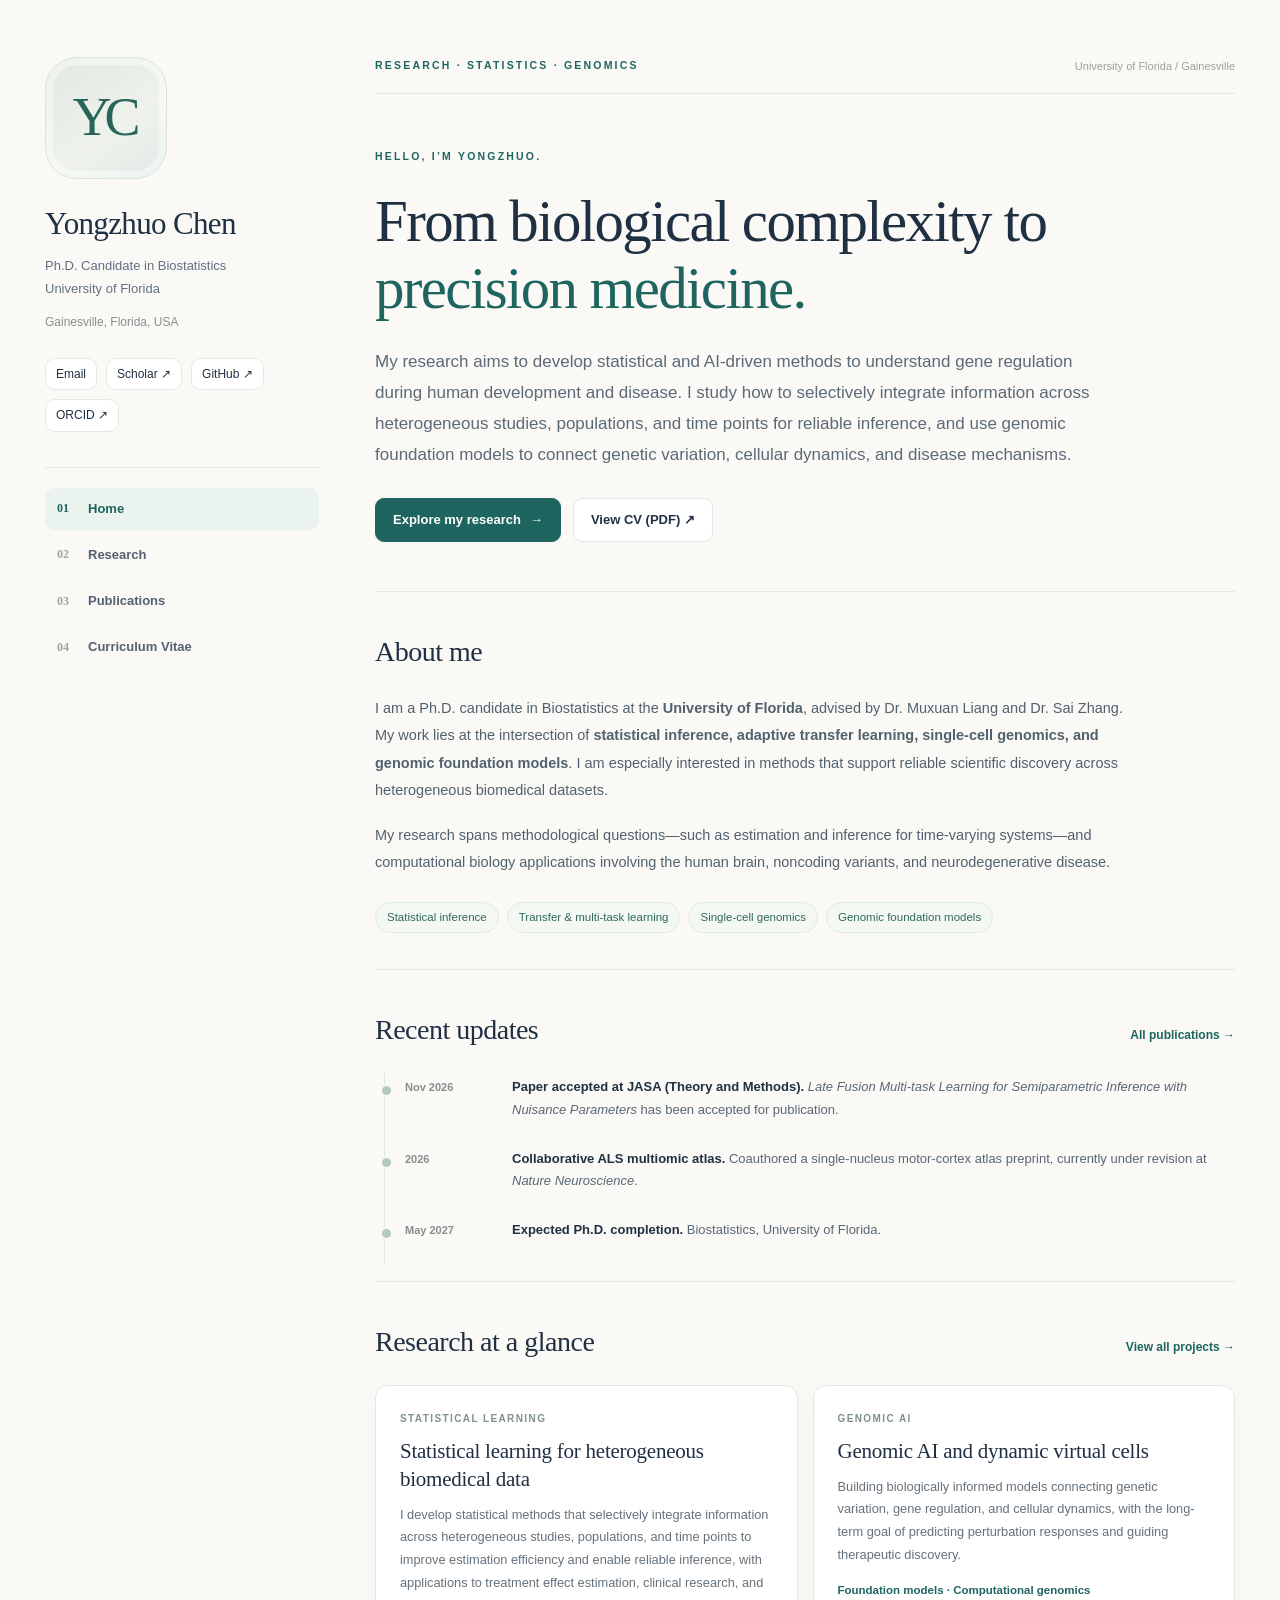
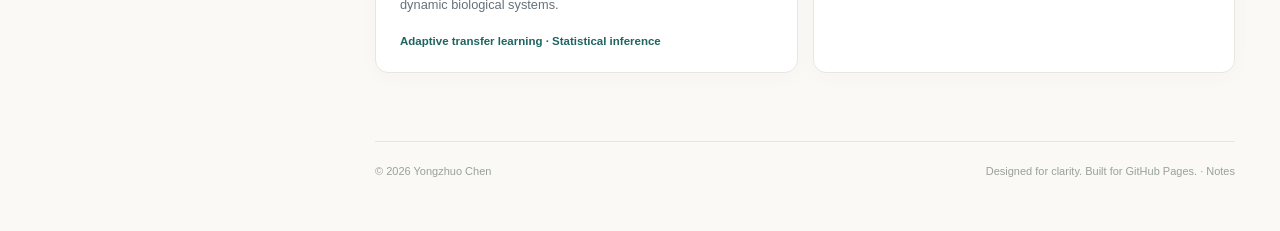
<file: index.html>
<!doctype html>
<html lang="en"><head><meta charset="utf-8"><meta name="viewport" content="width=device-width, initial-scale=1">
<title>Home | Yongzhuo Chen</title><meta name="description" content="Yongzhuo Chen is a Ph.D. candidate in Biostatistics at the University of Florida, working on statistical inference, adaptive transfer learning, and genomic foundation models.">
<meta name="theme-color" content="#faf9f6"><meta property="og:title" content="Home | Yongzhuo Chen"><meta property="og:description" content="Yongzhuo Chen is a Ph.D. candidate in Biostatistics at the University of Florida, working on statistical inference, adaptive transfer learning, and genomic foundation models."><meta property="og:type" content="website">
<link rel="stylesheet" href="assets/style.css"><script defer src="assets/site.js"></script>
<link rel="icon" href="assets/favicon.svg" type="image/svg+xml">
<script type="application/ld+json">{"@context":"https://schema.org","@type":"Person","name":"Yongzhuo Chen","affiliation":{"@type":"CollegeOrUniversity","name":"University of Florida"},"jobTitle":"Ph.D. Candidate in Biostatistics","sameAs":["https://github.com/Yongzhuo-Chen","https://scholar.google.com/citations?hl=en&user=cj1ih1wAAAAJ","https://orcid.org/0009-0006-7925-9913"]}</script>
</head><body><a class="skip" href="#main">Skip to content</a><div class="site">
<aside class="sidebar"><div class="sidebar-inner"><a href="index.html" aria-label="Go to homepage" style="text-decoration:none"><div class="portrait" role="img" aria-label="YC monogram"><span>YC</span></div></a>
<h2 class="name">Yongzhuo Chen</h2><p class="role">Ph.D. Candidate in Biostatistics<br>University of Florida</p><p class="location">Gainesville, Florida, USA</p>
<div class="social"><a href="mailto:chen.yongzhuo@ufl.edu">Email</a><a href="https://scholar.google.com/citations?hl=en&user=cj1ih1wAAAAJ" target="_blank" rel="noopener noreferrer">Scholar ↗</a><a href="https://github.com/Yongzhuo-Chen" target="_blank" rel="noopener noreferrer">GitHub ↗</a><a href="https://orcid.org/0009-0006-7925-9913" target="_blank" rel="noopener noreferrer">ORCID ↗</a></div>
<nav class="nav" aria-label="Main navigation"><a href="index.html" class="active" aria-current=page><span class="num">01</span>Home</a><a href="research.html" class="" ><span class="num">02</span>Research</a><a href="publications.html" class="" ><span class="num">03</span>Publications</a><a href="cv.html" class="" ><span class="num">04</span>Curriculum Vitae</a></nav></div></aside>
<main id="main" class="main"><div class="topline"><span class="eyebrow">Research · Statistics · Genomics</span><small>University of Florida / Gainesville</small></div>
<header class="hero"><div class="eyebrow" style="margin-bottom:22px">HELLO, I’M YONGZHUO.</div>
<h1>From biological complexity to <em>precision medicine.</em></h1>
<p class="lead">My research aims to develop statistical and AI-driven methods to understand gene regulation during human development and disease. I study how to selectively integrate information across heterogeneous studies, populations, and time points for reliable inference, and use genomic foundation models to connect genetic variation, cellular dynamics, and disease mechanisms.</p>
<div class="buttonrow"><a class="btn primary" href="research.html">Explore my research <span aria-hidden="true">→</span></a><a class="btn" href="assets/Yongzhuo_Chen_CV.pdf" target="_blank" rel="noopener">View CV (PDF) ↗</a></div></header>
<section class="section"><div class="section-header"><h2>About me</h2></div><p class="about">I am a Ph.D. candidate in Biostatistics at the <strong>University of Florida</strong>, advised by Dr. Muxuan Liang and Dr. Sai Zhang. My work lies at the intersection of <strong>statistical inference, adaptive transfer learning, single-cell genomics, and genomic foundation models</strong>. I am especially interested in methods that support reliable scientific discovery across heterogeneous biomedical datasets.</p>
<p class="about">My research spans methodological questions—such as estimation and inference for time-varying systems—and computational biology applications involving the human brain, noncoding variants, and neurodegenerative disease.</p>
<div class="interest-tags"><span class="tag">Statistical inference</span><span class="tag">Transfer &amp; multi-task learning</span><span class="tag">Single-cell genomics</span><span class="tag">Genomic foundation models</span></div></section>
<section class="section"><div class="section-header"><h2>Recent updates</h2><a class="more" href="publications.html">All publications →</a></div>
<div class="timeline"><div class="event"><span class="date">Nov 2026</span><p><strong>Paper accepted at JASA (Theory and Methods).</strong> <em>Late Fusion Multi-task Learning for Semiparametric Inference with Nuisance Parameters</em> has been accepted for publication.</p></div>
<div class="event"><span class="date">2026</span><p><strong>Collaborative ALS multiomic atlas.</strong> Coauthored a single-nucleus motor-cortex atlas preprint, currently under revision at <em>Nature Neuroscience</em>.</p></div>
<div class="event"><span class="date">May 2027</span><p><strong>Expected Ph.D. completion.</strong> Biostatistics, University of Florida.</p></div></div></section>
<section class="section"><div class="section-header"><h2>Research at a glance</h2><a class="more" href="research.html">View all projects →</a></div><div class="project-grid"><article class="project"><div class="kicker">STATISTICAL LEARNING</div><h3>Statistical learning for heterogeneous biomedical data</h3><p>I develop statistical methods that selectively integrate information across heterogeneous studies, populations, and time points to improve estimation efficiency and enable reliable inference, with applications to treatment effect estimation, clinical research, and dynamic biological systems.</p><div class="meta">Adaptive transfer learning · Statistical inference</div></article><article class="project"><div class="kicker">GENOMIC AI</div><h3>Genomic AI and dynamic virtual cells</h3><p>Building biologically informed models connecting genetic variation, gene regulation, and cellular dynamics, with the long-term goal of predicting perturbation responses and guiding therapeutic discovery.</p><div class="meta">Foundation models · Computational genomics</div></article></div></section>
<footer class="footer"><span>© 2026 Yongzhuo Chen</span><span>Designed for clarity. Built for GitHub Pages. <span aria-hidden="true">·</span> <a href="notes/hongloumeng.html" style="color:inherit;font-weight:normal">Notes</a></span></footer></main></div></body></html>
</file>
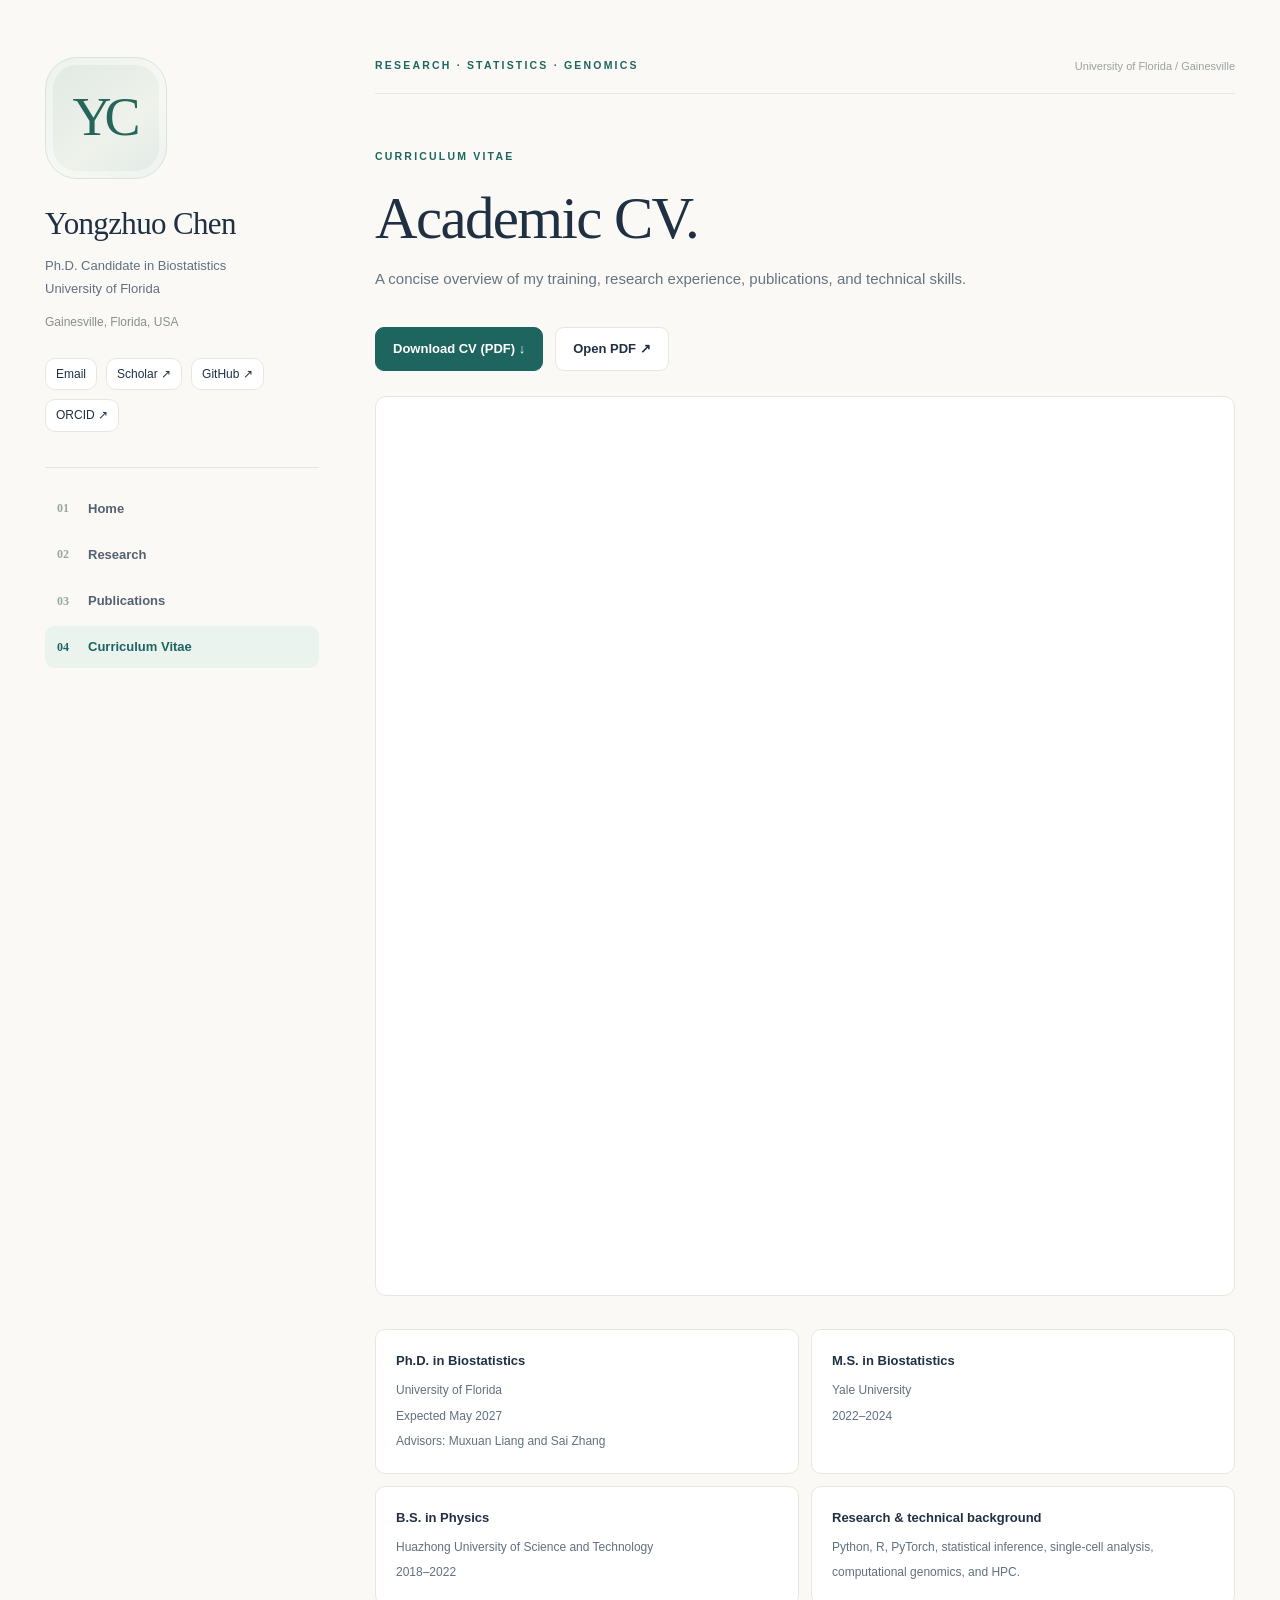
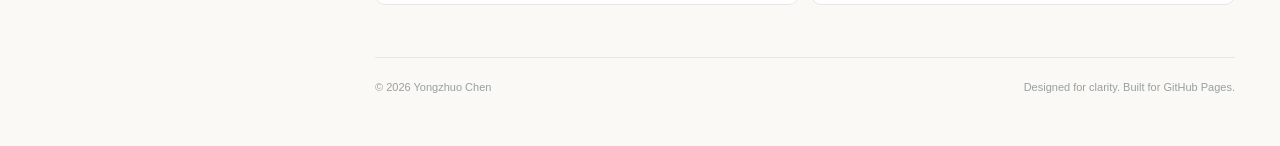
<file: cv.html>
<!doctype html>
<html lang="en"><head><meta charset="utf-8"><meta name="viewport" content="width=device-width, initial-scale=1">
<title>Curriculum Vitae | Yongzhuo Chen</title><meta name="description" content="Download Yongzhuo Chen’s academic curriculum vitae.">
<meta name="theme-color" content="#faf9f6"><meta property="og:title" content="Curriculum Vitae | Yongzhuo Chen"><meta property="og:description" content="Download Yongzhuo Chen’s academic curriculum vitae."><meta property="og:type" content="website">
<link rel="stylesheet" href="assets/style.css"><script defer src="assets/site.js"></script>
<link rel="icon" href="assets/favicon.svg" type="image/svg+xml">
<script type="application/ld+json">{"@context":"https://schema.org","@type":"Person","name":"Yongzhuo Chen","affiliation":{"@type":"CollegeOrUniversity","name":"University of Florida"},"jobTitle":"Ph.D. Candidate in Biostatistics","sameAs":["https://github.com/Yongzhuo-Chen","https://scholar.google.com/citations?hl=en&user=cj1ih1wAAAAJ","https://orcid.org/0009-0006-7925-9913"]}</script>
</head><body><a class="skip" href="#main">Skip to content</a><div class="site">
<aside class="sidebar"><div class="sidebar-inner"><a href="index.html" aria-label="Go to homepage" style="text-decoration:none"><div class="portrait" role="img" aria-label="YC monogram"><span>YC</span></div></a>
<h2 class="name">Yongzhuo Chen</h2><p class="role">Ph.D. Candidate in Biostatistics<br>University of Florida</p><p class="location">Gainesville, Florida, USA</p>
<div class="social"><a href="mailto:chen.yongzhuo@ufl.edu">Email</a><a href="https://scholar.google.com/citations?hl=en&user=cj1ih1wAAAAJ" target="_blank" rel="noopener noreferrer">Scholar ↗</a><a href="https://github.com/Yongzhuo-Chen" target="_blank" rel="noopener noreferrer">GitHub ↗</a><a href="https://orcid.org/0009-0006-7925-9913" target="_blank" rel="noopener noreferrer">ORCID ↗</a></div>
<nav class="nav" aria-label="Main navigation"><a href="index.html" class="" ><span class="num">01</span>Home</a><a href="research.html" class="" ><span class="num">02</span>Research</a><a href="publications.html" class="" ><span class="num">03</span>Publications</a><a href="cv.html" class="active" aria-current=page><span class="num">04</span>Curriculum Vitae</a></nav></div></aside>
<main id="main" class="main"><div class="topline"><span class="eyebrow">Research · Statistics · Genomics</span><small>University of Florida / Gainesville</small></div>
<header class="page-heading"><div class="eyebrow" style="margin-bottom:19px">CURRICULUM VITAE</div><h1 class="page-title">Academic CV.</h1><p class="page-intro">A concise overview of my training, research experience, publications, and technical skills.</p></header>
<div class="buttonrow" style="margin-bottom:25px"><a class="btn primary" href="assets/Yongzhuo_Chen_CV.pdf" download>Download CV (PDF) ↓</a><a class="btn" href="assets/Yongzhuo_Chen_CV.pdf" target="_blank" rel="noopener">Open PDF ↗</a></div>
<iframe class="cv-frame" title="Yongzhuo Chen academic CV in PDF format" src="assets/Yongzhuo_Chen_CV.pdf#toolbar=0">Your browser may not support embedded PDFs. <a href="assets/Yongzhuo_Chen_CV.pdf">Download the CV instead.</a></iframe>
<div class="info-grid"><div class="info-item"><strong>Ph.D. in Biostatistics</strong><span>University of Florida<br>Expected May 2027<br>Advisors: Muxuan Liang and Sai Zhang</span></div><div class="info-item"><strong>M.S. in Biostatistics</strong><span>Yale University<br>2022–2024</span></div><div class="info-item"><strong>B.S. in Physics</strong><span>Huazhong University of Science and Technology<br>2018–2022</span></div><div class="info-item"><strong>Research &amp; technical background</strong><span>Python, R, PyTorch, statistical inference, single-cell analysis, computational genomics, and HPC.</span></div></div>
<footer class="footer"><span>© 2026 Yongzhuo Chen</span><span>Designed for clarity. Built for GitHub Pages.</span></footer></main></div></body></html>
</file>
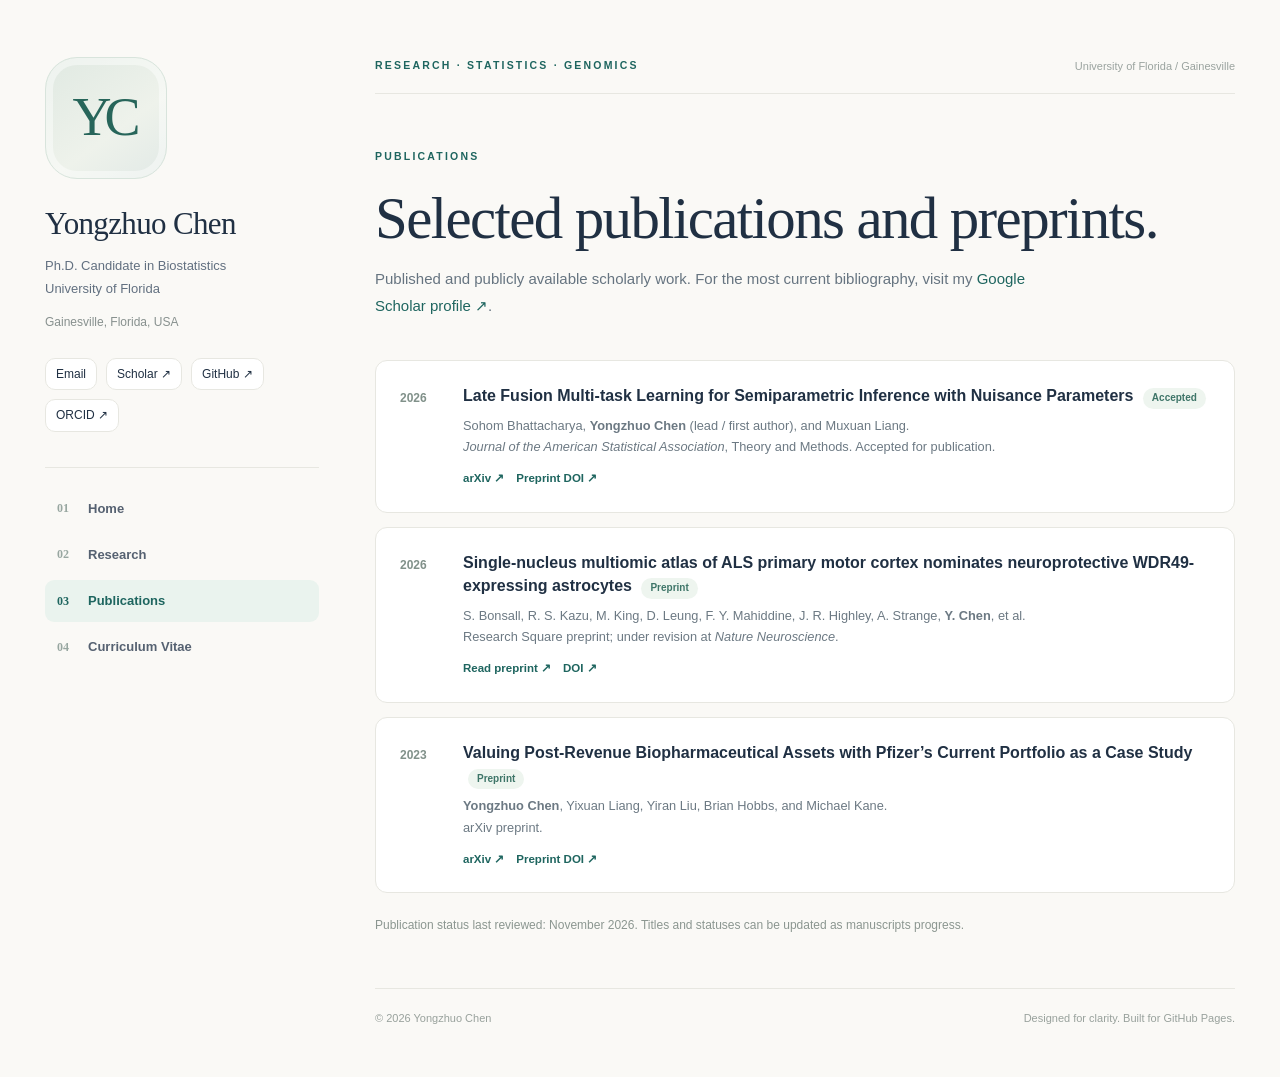
<file: publications.html>
<!doctype html>
<html lang="en"><head><meta charset="utf-8"><meta name="viewport" content="width=device-width, initial-scale=1">
<title>Publications | Yongzhuo Chen</title><meta name="description" content="Publications and preprints by Yongzhuo Chen, including a JASA Theory and Methods accepted paper.">
<meta name="theme-color" content="#faf9f6"><meta property="og:title" content="Publications | Yongzhuo Chen"><meta property="og:description" content="Publications and preprints by Yongzhuo Chen, including a JASA Theory and Methods accepted paper."><meta property="og:type" content="website">
<link rel="stylesheet" href="assets/style.css"><script defer src="assets/site.js"></script>
<link rel="icon" href="assets/favicon.svg" type="image/svg+xml">
<script type="application/ld+json">{"@context":"https://schema.org","@type":"Person","name":"Yongzhuo Chen","affiliation":{"@type":"CollegeOrUniversity","name":"University of Florida"},"jobTitle":"Ph.D. Candidate in Biostatistics","sameAs":["https://github.com/Yongzhuo-Chen","https://scholar.google.com/citations?hl=en&user=cj1ih1wAAAAJ","https://orcid.org/0009-0006-7925-9913"]}</script>
</head><body><a class="skip" href="#main">Skip to content</a><div class="site">
<aside class="sidebar"><div class="sidebar-inner"><a href="index.html" aria-label="Go to homepage" style="text-decoration:none"><div class="portrait" role="img" aria-label="YC monogram"><span>YC</span></div></a>
<h2 class="name">Yongzhuo Chen</h2><p class="role">Ph.D. Candidate in Biostatistics<br>University of Florida</p><p class="location">Gainesville, Florida, USA</p>
<div class="social"><a href="mailto:chen.yongzhuo@ufl.edu">Email</a><a href="https://scholar.google.com/citations?hl=en&user=cj1ih1wAAAAJ" target="_blank" rel="noopener noreferrer">Scholar ↗</a><a href="https://github.com/Yongzhuo-Chen" target="_blank" rel="noopener noreferrer">GitHub ↗</a><a href="https://orcid.org/0009-0006-7925-9913" target="_blank" rel="noopener noreferrer">ORCID ↗</a></div>
<nav class="nav" aria-label="Main navigation"><a href="index.html" class="" ><span class="num">01</span>Home</a><a href="research.html" class="" ><span class="num">02</span>Research</a><a href="publications.html" class="active" aria-current=page><span class="num">03</span>Publications</a><a href="cv.html" class="" ><span class="num">04</span>Curriculum Vitae</a></nav></div></aside>
<main id="main" class="main"><div class="topline"><span class="eyebrow">Research · Statistics · Genomics</span><small>University of Florida / Gainesville</small></div>
<header class="page-heading"><div class="eyebrow" style="margin-bottom:19px">PUBLICATIONS</div><h1 class="page-title">Selected publications and preprints.</h1><p class="page-intro">Published and publicly available scholarly work. For the most current bibliography, visit my <a href="https://scholar.google.com/citations?hl=en&user=cj1ih1wAAAAJ" target="_blank" rel="noopener">Google Scholar profile ↗</a>.</p></header>
<div class="pub-list"><article class="pub"><div class="year">2026</div><div><h3>Late Fusion Multi-task Learning for Semiparametric Inference with Nuisance Parameters <span class="badge">Accepted</span></h3><p>Sohom Bhattacharya, <strong>Yongzhuo Chen</strong> (lead / first author), and Muxuan Liang.<br><em>Journal of the American Statistical Association</em>, Theory and Methods. Accepted for publication.</p><div class="links"><a href="https://arxiv.org/abs/2507.07941" target="_blank" rel="noopener">arXiv ↗</a><a href="https://doi.org/10.48550/arXiv.2507.07941" target="_blank" rel="noopener">Preprint DOI ↗</a></div></div></article>
<article class="pub"><div class="year">2026</div><div><h3>Single-nucleus multiomic atlas of ALS primary motor cortex nominates neuroprotective WDR49-expressing astrocytes <span class="badge">Preprint</span></h3><p>S. Bonsall, R. S. Kazu, M. King, D. Leung, F. Y. Mahiddine, J. R. Highley, A. Strange, <strong>Y. Chen</strong>, et al.<br>Research Square preprint; under revision at <em>Nature Neuroscience</em>.</p><div class="links"><a href="https://pmc.ncbi.nlm.nih.gov/articles/PMC13252510/" target="_blank" rel="noopener">Read preprint ↗</a><a href="https://doi.org/10.21203/rs.3.rs-9853460/v1" target="_blank" rel="noopener">DOI ↗</a></div></div></article>
<article class="pub"><div class="year">2023</div><div><h3>Valuing Post-Revenue Biopharmaceutical Assets with Pfizer’s Current Portfolio as a Case Study <span class="badge">Preprint</span></h3><p><strong>Yongzhuo Chen</strong>, Yixuan Liang, Yiran Liu, Brian Hobbs, and Michael Kane.<br>arXiv preprint.</p><div class="links"><a href="https://arxiv.org/abs/2312.02250" target="_blank" rel="noopener">arXiv ↗</a><a href="https://doi.org/10.48550/arXiv.2312.02250" target="_blank" rel="noopener">Preprint DOI ↗</a></div></div></article></div>
<p class="note" style="margin-top:22px">Publication status last reviewed: November 2026. Titles and statuses can be updated as manuscripts progress.</p>
<footer class="footer"><span>© 2026 Yongzhuo Chen</span><span>Designed for clarity. Built for GitHub Pages.</span></footer></main></div></body></html>
</file>
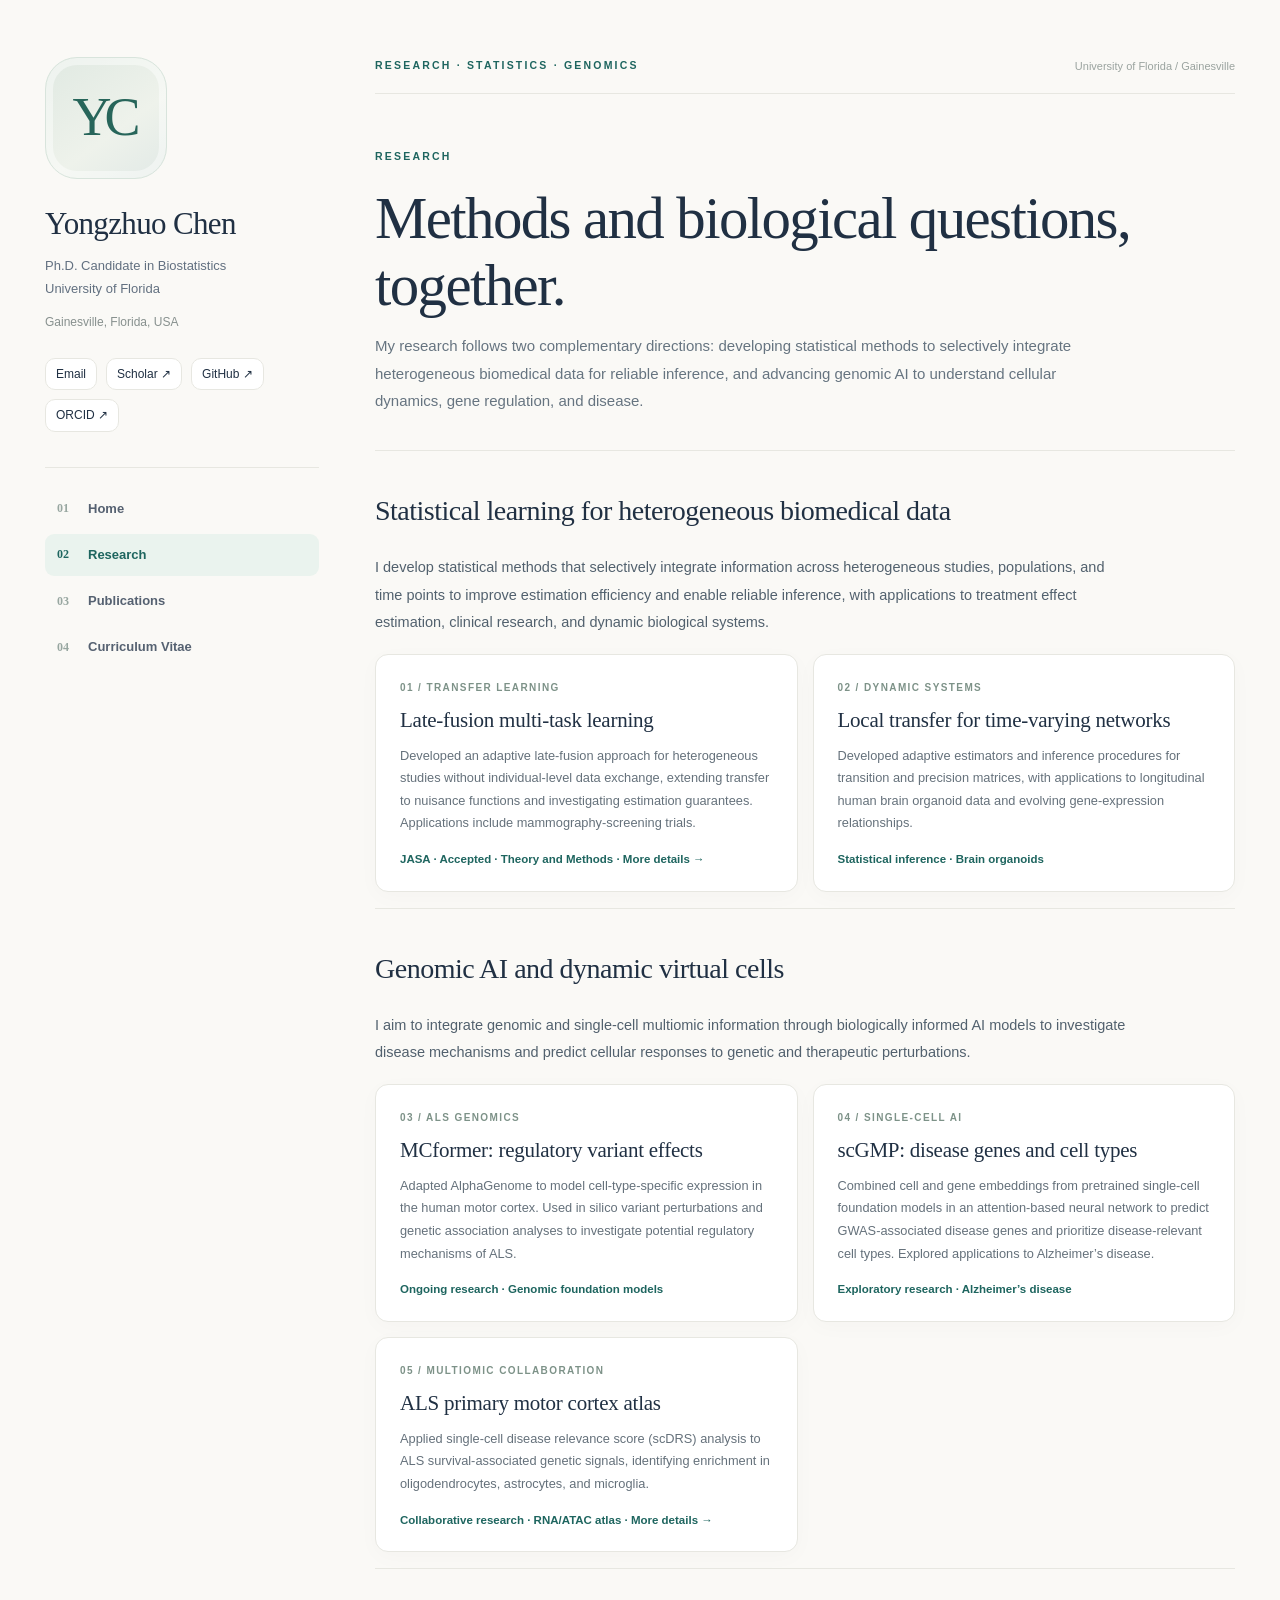
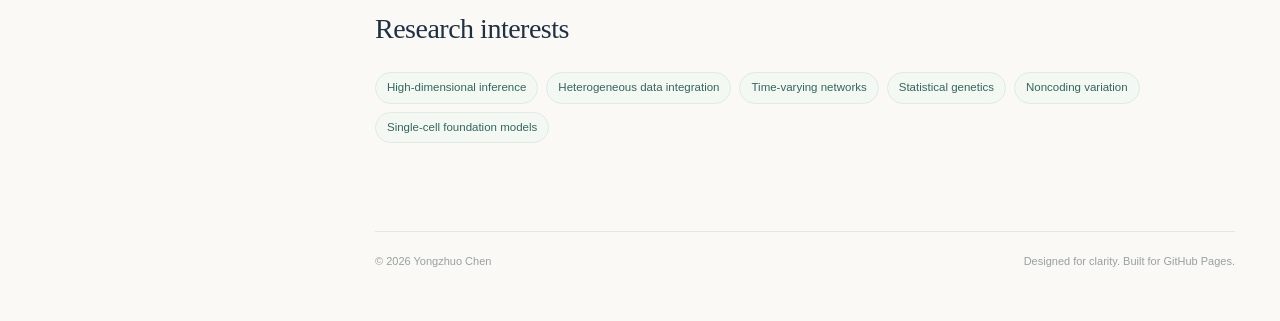
<file: research.html>
<!doctype html>
<html lang="en"><head><meta charset="utf-8"><meta name="viewport" content="width=device-width, initial-scale=1">
<title>Research | Yongzhuo Chen</title><meta name="description" content="Research projects spanning statistical methodology, time-varying models, cell-type-specific genomics, MCformer and scGMP.">
<meta name="theme-color" content="#faf9f6"><meta property="og:title" content="Research | Yongzhuo Chen"><meta property="og:description" content="Research projects spanning statistical methodology, time-varying models, cell-type-specific genomics, MCformer and scGMP."><meta property="og:type" content="website">
<link rel="stylesheet" href="assets/style.css"><script defer src="assets/site.js"></script>
<link rel="icon" href="assets/favicon.svg" type="image/svg+xml">
<script type="application/ld+json">{"@context":"https://schema.org","@type":"Person","name":"Yongzhuo Chen","affiliation":{"@type":"CollegeOrUniversity","name":"University of Florida"},"jobTitle":"Ph.D. Candidate in Biostatistics","sameAs":["https://github.com/Yongzhuo-Chen","https://scholar.google.com/citations?hl=en&user=cj1ih1wAAAAJ","https://orcid.org/0009-0006-7925-9913"]}</script>
</head><body><a class="skip" href="#main">Skip to content</a><div class="site">
<aside class="sidebar"><div class="sidebar-inner"><a href="index.html" aria-label="Go to homepage" style="text-decoration:none"><div class="portrait" role="img" aria-label="YC monogram"><span>YC</span></div></a>
<h2 class="name">Yongzhuo Chen</h2><p class="role">Ph.D. Candidate in Biostatistics<br>University of Florida</p><p class="location">Gainesville, Florida, USA</p>
<div class="social"><a href="mailto:chen.yongzhuo@ufl.edu">Email</a><a href="https://scholar.google.com/citations?hl=en&user=cj1ih1wAAAAJ" target="_blank" rel="noopener noreferrer">Scholar ↗</a><a href="https://github.com/Yongzhuo-Chen" target="_blank" rel="noopener noreferrer">GitHub ↗</a><a href="https://orcid.org/0009-0006-7925-9913" target="_blank" rel="noopener noreferrer">ORCID ↗</a></div>
<nav class="nav" aria-label="Main navigation"><a href="index.html" class="" ><span class="num">01</span>Home</a><a href="research.html" class="active" aria-current=page><span class="num">02</span>Research</a><a href="publications.html" class="" ><span class="num">03</span>Publications</a><a href="cv.html" class="" ><span class="num">04</span>Curriculum Vitae</a></nav></div></aside>
<main id="main" class="main"><div class="topline"><span class="eyebrow">Research · Statistics · Genomics</span><small>University of Florida / Gainesville</small></div>
<header class="page-heading"><div class="eyebrow" style="margin-bottom:19px">RESEARCH</div><h1 class="page-title">Methods and biological questions, together.</h1><p class="page-intro">My research follows two complementary directions: developing statistical methods to selectively integrate heterogeneous biomedical data for reliable inference, and advancing genomic AI to understand cellular dynamics, gene regulation, and disease.</p></header>
<section class="section"><div class="section-header"><h2>Statistical learning for heterogeneous biomedical data</h2></div><p class="about">I develop statistical methods that selectively integrate information across heterogeneous studies, populations, and time points to improve estimation efficiency and enable reliable inference, with applications to treatment effect estimation, clinical research, and dynamic biological systems.</p><div class="project-grid"><article class="project"><div class="kicker">01 / TRANSFER LEARNING</div><h3>Late-fusion multi-task learning</h3><p>Developed an adaptive late-fusion approach for heterogeneous studies without individual-level data exchange, extending transfer to nuisance functions and investigating estimation guarantees. Applications include mammography-screening trials.</p><div class="meta">JASA · Accepted · Theory and Methods · <a href="publications.html">More details →</a></div></article><article class="project"><div class="kicker">02 / DYNAMIC SYSTEMS</div><h3>Local transfer for time-varying networks</h3><p>Developed adaptive estimators and inference procedures for transition and precision matrices, with applications to longitudinal human brain organoid data and evolving gene-expression relationships.</p><div class="meta">Statistical inference · Brain organoids</div></article></div></section>
<section class="section"><div class="section-header"><h2>Genomic AI and dynamic virtual cells</h2></div><p class="about">I aim to integrate genomic and single-cell multiomic information through biologically informed AI models to investigate disease mechanisms and predict cellular responses to genetic and therapeutic perturbations.</p><div class="project-grid"><article class="project"><div class="kicker">03 / ALS GENOMICS</div><h3>MCformer: regulatory variant effects</h3><p>Adapted AlphaGenome to model cell-type-specific expression in the human motor cortex. Used in silico variant perturbations and genetic association analyses to investigate potential regulatory mechanisms of ALS.</p><div class="meta">Ongoing research · Genomic foundation models</div></article><article class="project"><div class="kicker">04 / SINGLE-CELL AI</div><h3>scGMP: disease genes and cell types</h3><p>Combined cell and gene embeddings from pretrained single-cell foundation models in an attention-based neural network to predict GWAS-associated disease genes and prioritize disease-relevant cell types. Explored applications to Alzheimer’s disease.</p><div class="meta">Exploratory research · Alzheimer’s disease</div></article><article class="project"><div class="kicker">05 / MULTIOMIC COLLABORATION</div><h3>ALS primary motor cortex atlas</h3><p>Applied single-cell disease relevance score (scDRS) analysis to ALS survival-associated genetic signals, identifying enrichment in oligodendrocytes, astrocytes, and microglia.</p><div class="meta">Collaborative research · RNA/ATAC atlas · <a href="publications.html">More details →</a></div></article></div></section>
<section class="section"><div class="section-header"><h2>Research interests</h2></div><div class="interest-tags"><span class="tag">High-dimensional inference</span><span class="tag">Heterogeneous data integration</span><span class="tag">Time-varying networks</span><span class="tag">Statistical genetics</span><span class="tag">Noncoding variation</span><span class="tag">Single-cell foundation models</span></div></section>
<footer class="footer"><span>© 2026 Yongzhuo Chen</span><span>Designed for clarity. Built for GitHub Pages.</span></footer></main></div></body></html>
</file>
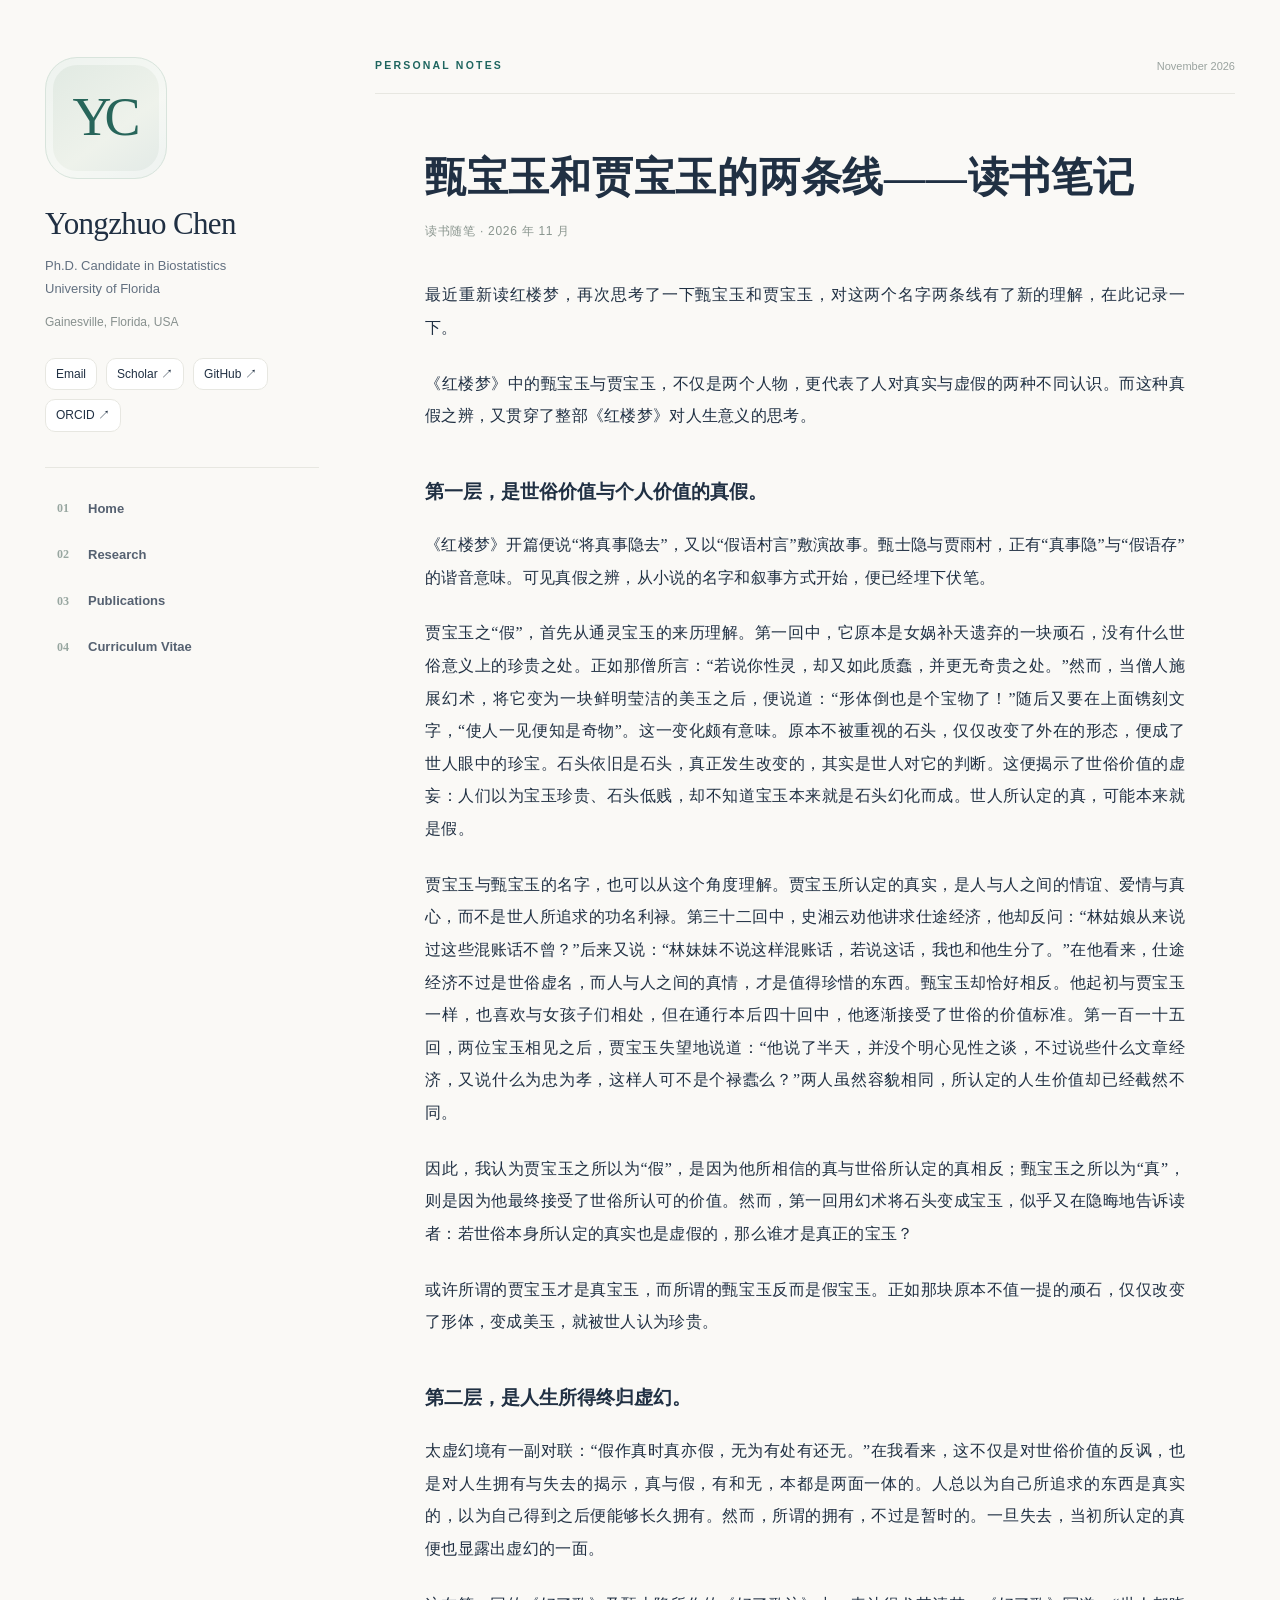
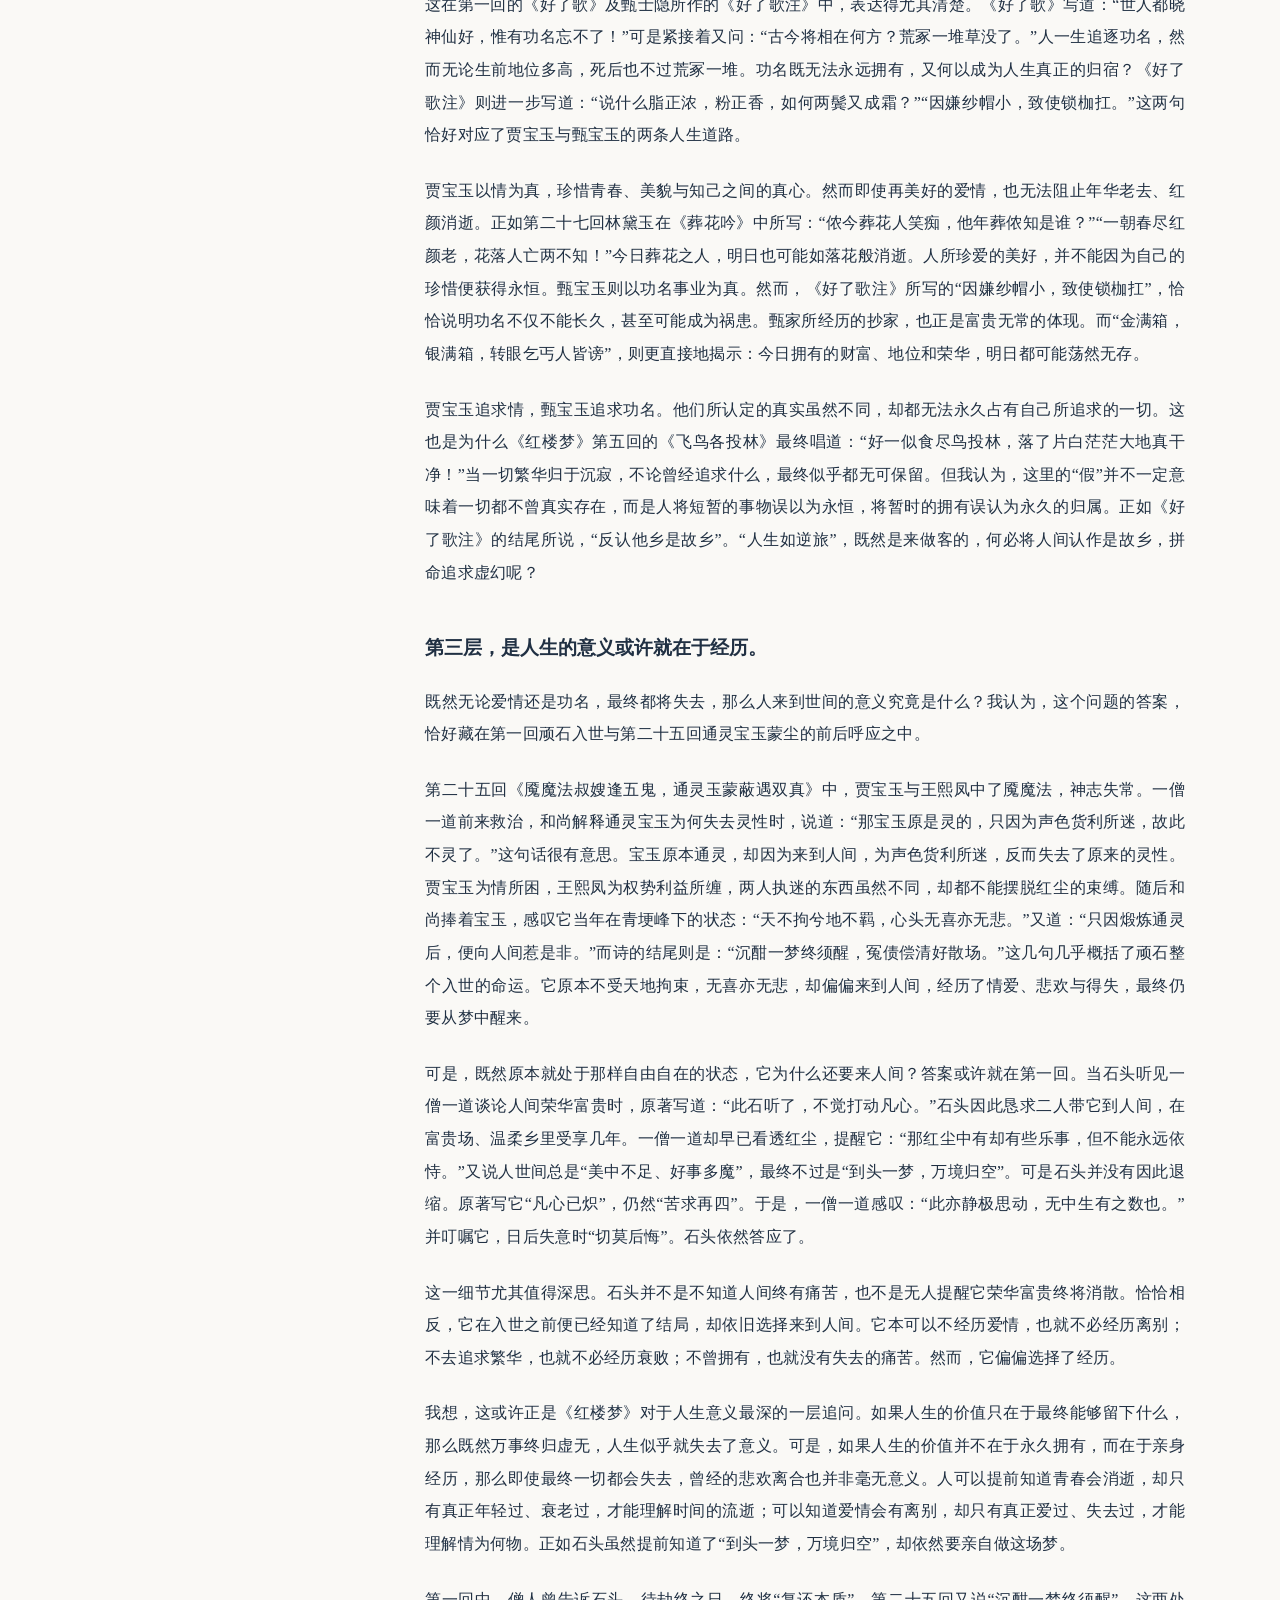
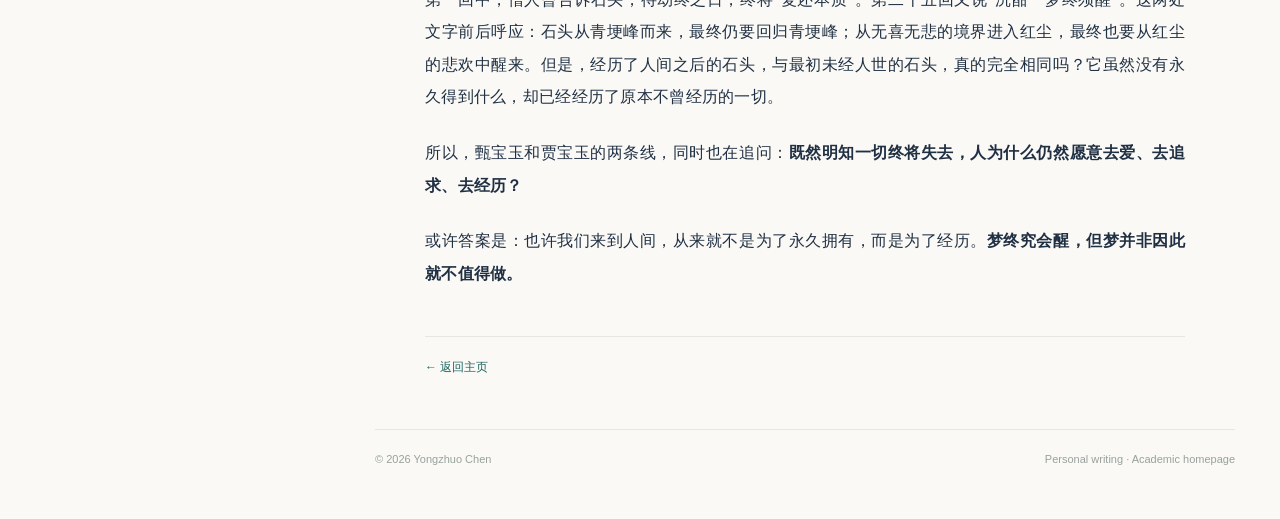
<file: notes/hongloumeng.html>
<!doctype html>
<html lang="zh-CN"><head><meta charset="utf-8"><meta name="viewport" content="width=device-width, initial-scale=1">
<title>甄宝玉和贾宝玉的两条线——读书笔记 | Yongzhuo Chen</title>
<meta name="description" content="关于《红楼梦》中甄宝玉与贾宝玉、真假之辨，以及人生意义的一则私人读书笔记。">
<meta name="theme-color" content="#faf9f6">
<link rel="stylesheet" href="../assets/style.css"><script defer src="../assets/site.js"></script><link rel="icon" href="../assets/favicon.svg" type="image/svg+xml">
<style>
.reading-essay{max-width:760px;margin:0 auto;font-family:"Noto Serif SC","Songti SC","STSong",Georgia,serif;color:var(--ink)}
.reading-essay h1{font-size:clamp(28px,3.6vw,41px);font-weight:600;line-height:1.42;letter-spacing:.018em;margin:0 0 15px}
.reading-meta{font-family:Inter,-apple-system,BlinkMacSystemFont,"Segoe UI",Arial,sans-serif;font-size:12px;color:#89958e;letter-spacing:.06em;margin:0 0 38px}
.reading-essay p{font-size:16px;line-height:2.04;letter-spacing:.018em;text-align:justify;margin:0 0 23px}
.reading-essay h2{font-size:19px;line-height:1.7;font-weight:650;margin:43px 0 21px}
.reading-essay strong{font-weight:650}
.reading-back{font-family:Inter,-apple-system,BlinkMacSystemFont,"Segoe UI",Arial,sans-serif;margin-top:45px;padding-top:20px;border-top:1px solid var(--line);font-size:12px}
@media(max-width:700px){.reading-essay p{font-size:15px;line-height:1.95;text-align:left}.reading-essay h2{font-size:18px}.reading-meta{margin-bottom:28px}}
</style>
</head><body><a class="skip" href="#main">跳至正文</a><div class="site">
<aside class="sidebar"><div class="sidebar-inner"><a href="../index.html" aria-label="Go to homepage" style="text-decoration:none"><div class="portrait" role="img" aria-label="YC monogram"><span>YC</span></div></a>
<h2 class="name">Yongzhuo Chen</h2><p class="role">Ph.D. Candidate in Biostatistics<br>University of Florida</p><p class="location">Gainesville, Florida, USA</p>
<div class="social"><a href="mailto:chen.yongzhuo@ufl.edu">Email</a><a href="https://scholar.google.com/citations?hl=en&user=cj1ih1wAAAAJ" target="_blank" rel="noopener noreferrer">Scholar ↗</a><a href="https://github.com/Yongzhuo-Chen" target="_blank" rel="noopener noreferrer">GitHub ↗</a><a href="https://orcid.org/0009-0006-7925-9913" target="_blank" rel="noopener noreferrer">ORCID ↗</a></div>
<nav class="nav" aria-label="Main navigation"><a href="../index.html" class=""><span class="num">01</span>Home</a><a href="../research.html" class="" ><span class="num">02</span>Research</a><a href="../publications.html" class="" ><span class="num">03</span>Publications</a><a href="../cv.html" class="" ><span class="num">04</span>Curriculum Vitae</a></nav></div></aside>
<main id="main" class="main"><div class="topline"><span class="eyebrow">PERSONAL NOTES</span><small>November 2026</small></div>
<article class="reading-essay"><h1>甄宝玉和贾宝玉的两条线——读书笔记</h1><div class="reading-meta">读书随笔 · 2026 年 11 月</div>
<p>最近重新读红楼梦，再次思考了一下甄宝玉和贾宝玉，对这两个名字两条线有了新的理解，在此记录一下。</p>
<p>《红楼梦》中的甄宝玉与贾宝玉，不仅是两个人物，更代表了人对真实与虚假的两种不同认识。而这种真假之辨，又贯穿了整部《红楼梦》对人生意义的思考。</p>
<h2>第一层，是世俗价值与个人价值的真假。</h2>
<p>《红楼梦》开篇便说“将真事隐去”，又以“假语村言”敷演故事。甄士隐与贾雨村，正有“真事隐”与“假语存”的谐音意味。可见真假之辨，从小说的名字和叙事方式开始，便已经埋下伏笔。</p>
<p>贾宝玉之“假”，首先从通灵宝玉的来历理解。第一回中，它原本是女娲补天遗弃的一块顽石，没有什么世俗意义上的珍贵之处。正如那僧所言：“若说你性灵，却又如此质蠢，并更无奇贵之处。”然而，当僧人施展幻术，将它变为一块鲜明莹洁的美玉之后，便说道：“形体倒也是个宝物了！”随后又要在上面镌刻文字，“使人一见便知是奇物”。这一变化颇有意味。原本不被重视的石头，仅仅改变了外在的形态，便成了世人眼中的珍宝。石头依旧是石头，真正发生改变的，其实是世人对它的判断。这便揭示了世俗价值的虚妄：人们以为宝玉珍贵、石头低贱，却不知道宝玉本来就是石头幻化而成。世人所认定的真，可能本来就是假。</p>
<p>贾宝玉与甄宝玉的名字，也可以从这个角度理解。贾宝玉所认定的真实，是人与人之间的情谊、爱情与真心，而不是世人所追求的功名利禄。第三十二回中，史湘云劝他讲求仕途经济，他却反问：“林姑娘从来说过这些混账话不曾？”后来又说：“林妹妹不说这样混账话，若说这话，我也和他生分了。”在他看来，仕途经济不过是世俗虚名，而人与人之间的真情，才是值得珍惜的东西。甄宝玉却恰好相反。他起初与贾宝玉一样，也喜欢与女孩子们相处，但在通行本后四十回中，他逐渐接受了世俗的价值标准。第一百一十五回，两位宝玉相见之后，贾宝玉失望地说道：“他说了半天，并没个明心见性之谈，不过说些什么文章经济，又说什么为忠为孝，这样人可不是个禄蠹么？”两人虽然容貌相同，所认定的人生价值却已经截然不同。</p>
<p>因此，我认为贾宝玉之所以为“假”，是因为他所相信的真与世俗所认定的真相反；甄宝玉之所以为“真”，则是因为他最终接受了世俗所认可的价值。然而，第一回用幻术将石头变成宝玉，似乎又在隐晦地告诉读者：若世俗本身所认定的真实也是虚假的，那么谁才是真正的宝玉？</p>
<p>或许所谓的贾宝玉才是真宝玉，而所谓的甄宝玉反而是假宝玉。正如那块原本不值一提的顽石，仅仅改变了形体，变成美玉，就被世人认为珍贵。</p>
<h2>第二层，是人生所得终归虚幻。</h2>
<p>太虚幻境有一副对联：“假作真时真亦假，无为有处有还无。”在我看来，这不仅是对世俗价值的反讽，也是对人生拥有与失去的揭示，真与假，有和无，本都是两面一体的。人总以为自己所追求的东西是真实的，以为自己得到之后便能够长久拥有。然而，所谓的拥有，不过是暂时的。一旦失去，当初所认定的真便也显露出虚幻的一面。</p>
<p>这在第一回的《好了歌》及甄士隐所作的《好了歌注》中，表达得尤其清楚。《好了歌》写道：“世人都晓神仙好，惟有功名忘不了！”可是紧接着又问：“古今将相在何方？荒冢一堆草没了。”人一生追逐功名，然而无论生前地位多高，死后也不过荒冢一堆。功名既无法永远拥有，又何以成为人生真正的归宿？《好了歌注》则进一步写道：“说什么脂正浓，粉正香，如何两鬓又成霜？”“因嫌纱帽小，致使锁枷扛。”这两句恰好对应了贾宝玉与甄宝玉的两条人生道路。</p>
<p>贾宝玉以情为真，珍惜青春、美貌与知己之间的真心。然而即使再美好的爱情，也无法阻止年华老去、红颜消逝。正如第二十七回林黛玉在《葬花吟》中所写：“侬今葬花人笑痴，他年葬侬知是谁？”“一朝春尽红颜老，花落人亡两不知！”今日葬花之人，明日也可能如落花般消逝。人所珍爱的美好，并不能因为自己的珍惜便获得永恒。甄宝玉则以功名事业为真。然而，《好了歌注》所写的“因嫌纱帽小，致使锁枷扛”，恰恰说明功名不仅不能长久，甚至可能成为祸患。甄家所经历的抄家，也正是富贵无常的体现。而“金满箱，银满箱，转眼乞丐人皆谤”，则更直接地揭示：今日拥有的财富、地位和荣华，明日都可能荡然无存。</p>
<p>贾宝玉追求情，甄宝玉追求功名。他们所认定的真实虽然不同，却都无法永久占有自己所追求的一切。这也是为什么《红楼梦》第五回的《飞鸟各投林》最终唱道：“好一似食尽鸟投林，落了片白茫茫大地真干净！”当一切繁华归于沉寂，不论曾经追求什么，最终似乎都无可保留。但我认为，这里的“假”并不一定意味着一切都不曾真实存在，而是人将短暂的事物误以为永恒，将暂时的拥有误认为永久的归属。正如《好了歌注》的结尾所说，“反认他乡是故乡”。“人生如逆旅”，既然是来做客的，何必将人间认作是故乡，拼命追求虚幻呢？</p>
<h2>第三层，是人生的意义或许就在于经历。</h2>
<p>既然无论爱情还是功名，最终都将失去，那么人来到世间的意义究竟是什么？我认为，这个问题的答案，恰好藏在第一回顽石入世与第二十五回通灵宝玉蒙尘的前后呼应之中。</p>
<p>第二十五回《魇魔法叔嫂逢五鬼，通灵玉蒙蔽遇双真》中，贾宝玉与王熙凤中了魇魔法，神志失常。一僧一道前来救治，和尚解释通灵宝玉为何失去灵性时，说道：“那宝玉原是灵的，只因为声色货利所迷，故此不灵了。”这句话很有意思。宝玉原本通灵，却因为来到人间，为声色货利所迷，反而失去了原来的灵性。贾宝玉为情所困，王熙凤为权势利益所缠，两人执迷的东西虽然不同，却都不能摆脱红尘的束缚。随后和尚捧着宝玉，感叹它当年在青埂峰下的状态：“天不拘兮地不羁，心头无喜亦无悲。”又道：“只因煅炼通灵后，便向人间惹是非。”而诗的结尾则是：“沉酣一梦终须醒，冤债偿清好散场。”这几句几乎概括了顽石整个入世的命运。它原本不受天地拘束，无喜亦无悲，却偏偏来到人间，经历了情爱、悲欢与得失，最终仍要从梦中醒来。</p>
<p>可是，既然原本就处于那样自由自在的状态，它为什么还要来人间？答案或许就在第一回。当石头听见一僧一道谈论人间荣华富贵时，原著写道：“此石听了，不觉打动凡心。”石头因此恳求二人带它到人间，在富贵场、温柔乡里受享几年。一僧一道却早已看透红尘，提醒它：“那红尘中有却有些乐事，但不能永远依恃。”又说人世间总是“美中不足、好事多魔”，最终不过是“到头一梦，万境归空”。可是石头并没有因此退缩。原著写它“凡心已炽”，仍然“苦求再四”。于是，一僧一道感叹：“此亦静极思动，无中生有之数也。”并叮嘱它，日后失意时“切莫后悔”。石头依然答应了。</p>
<p>这一细节尤其值得深思。石头并不是不知道人间终有痛苦，也不是无人提醒它荣华富贵终将消散。恰恰相反，它在入世之前便已经知道了结局，却依旧选择来到人间。它本可以不经历爱情，也就不必经历离别；不去追求繁华，也就不必经历衰败；不曾拥有，也就没有失去的痛苦。然而，它偏偏选择了经历。</p>
<p>我想，这或许正是《红楼梦》对于人生意义最深的一层追问。如果人生的价值只在于最终能够留下什么，那么既然万事终归虚无，人生似乎就失去了意义。可是，如果人生的价值并不在于永久拥有，而在于亲身经历，那么即使最终一切都会失去，曾经的悲欢离合也并非毫无意义。人可以提前知道青春会消逝，却只有真正年轻过、衰老过，才能理解时间的流逝；可以知道爱情会有离别，却只有真正爱过、失去过，才能理解情为何物。正如石头虽然提前知道了“到头一梦，万境归空”，却依然要亲自做这场梦。</p>
<p>第一回中，僧人曾告诉石头，待劫终之日，终将“复还本质”。第二十五回又说“沉酣一梦终须醒”。这两处文字前后呼应：石头从青埂峰而来，最终仍要回归青埂峰；从无喜无悲的境界进入红尘，最终也要从红尘的悲欢中醒来。但是，经历了人间之后的石头，与最初未经人世的石头，真的完全相同吗？它虽然没有永久得到什么，却已经经历了原本不曾经历的一切。</p>
<p>所以，甄宝玉和贾宝玉的两条线，同时也在追问：<strong>既然明知一切终将失去，人为什么仍然愿意去爱、去追求、去经历？</strong></p>
<p>或许答案是：也许我们来到人间，从来就不是为了永久拥有，而是为了经历。<strong>梦终究会醒，但梦并非因此就不值得做。</strong></p>
<div class="reading-back"><a href="../index.html">← 返回主页</a></div></article>
<footer class="footer"><span>© 2026 Yongzhuo Chen</span><span>Personal writing · <a href="../index.html" style="color:inherit">Academic homepage</a></span></footer>
</main></div></body></html>
</file>
<file: assets/style.css>
:root{--bg:#faf9f6;--panel:#fff;--ink:#203043;--muted:#627080;--line:#e7e7e1;--accent:#1e655f;--accent-soft:#eaf3ee;--ochre:#bd8b40;--nav:#f3f5f2;--shadow:0 18px 56px rgba(27,44,56,.065)}
*{box-sizing:border-box}html{scroll-behavior:smooth}body{margin:0;background:var(--bg);color:var(--ink);font-family:Inter,-apple-system,BlinkMacSystemFont,"Segoe UI",Arial,sans-serif;font-size:15px;line-height:1.7;-webkit-font-smoothing:antialiased}a{color:var(--accent);text-decoration:none}a:hover{text-decoration:underline}a:focus-visible,button:focus-visible{outline:2px solid var(--accent);outline-offset:4px}.skip{position:absolute;top:-80px;left:12px;background:white;padding:6px;z-index:50}.skip:focus{top:12px}.site{width:min(1240px,calc(100% - 90px));margin:0 auto;display:grid;grid-template-columns:274px minmax(0,1fr);gap:56px;min-height:100vh}.sidebar{padding:57px 0 40px;position:relative}.sidebar-inner{position:sticky;top:45px}.portrait{width:122px;height:122px;border-radius:32px;display:grid;place-items:center;background:linear-gradient(144deg,#e0e9e2,#eef2eb 60%,#e1e9e6);border:1px solid #d8e4dc;box-shadow:inset 0 0 0 7px rgba(255,255,255,.42);color:#27655a;font-family:Georgia,"Times New Roman",serif;font-size:54px;letter-spacing:-7px;margin-bottom:27px}.portrait span{transform:translateX(-3px)}.name{font-family:Georgia,"Times New Roman",serif;font-size:31px;font-weight:normal;line-height:1.19;letter-spacing:-.65px;margin:0 0 12px}.role{font-size:13px;line-height:1.75;color:var(--muted);margin:0 0 12px}.location{font-size:12px;color:#87908e;margin:0 0 25px}.social{display:flex;gap:9px;flex-wrap:wrap;margin-bottom:35px}.social a{font-size:12px;display:inline-flex;align-items:center;gap:5px;color:var(--ink);border:1px solid var(--line);border-radius:10px;background:white;padding:5px 10px;transition:background .2s,border-color .2s}.social a:hover{background:var(--accent-soft);border-color:#bed6c9;text-decoration:none}.nav{border-top:1px solid var(--line);padding-top:20px;display:flex;flex-direction:column;gap:4px}.nav a{color:#556171;font-size:13px;font-weight:550;display:flex;align-items:center;gap:12px;padding:10px 12px;border-radius:9px;transition:all .2s}.nav a:hover{background:#eff2ed;text-decoration:none;color:var(--accent)}.nav a.active{background:var(--accent-soft);color:var(--accent);font-weight:700}.nav .num{font-family:Georgia,serif;font-size:12px;color:#98a7a1;min-width:19px}.nav a.active .num{color:var(--accent)}.main{min-width:0;padding:57px 0 50px}.topline{display:flex;align-items:center;justify-content:space-between;border-bottom:1px solid var(--line);padding-bottom:17px;margin-bottom:54px;gap:15px}.eyebrow{font-size:10.5px;font-weight:750;letter-spacing:2.2px;text-transform:uppercase;color:var(--accent)}.topline small{font-size:11px;color:#9aa39f}.hero{padding-bottom:49px}.hero h1,.page-title{font-family:Georgia,"Times New Roman",serif;font-size:clamp(38px,4.6vw,59px);line-height:1.14;letter-spacing:-1.6px;font-weight:normal;margin:0 0 25px;max-width:790px}.hero h1 em{font-style:normal;color:var(--accent)}.lead{font-size:17px;line-height:1.82;color:#5c6a77;max-width:720px;margin:0 0 27px}.buttonrow{display:flex;align-items:center;flex-wrap:wrap;gap:12px}.btn{display:inline-flex;align-items:center;justify-content:center;gap:9px;font-size:13px;font-weight:650;border:1px solid var(--line);border-radius:9px;padding:10px 17px;background:white;color:var(--ink);transition:all .2s}.btn.primary{background:var(--accent);border-color:var(--accent);color:white}.btn:hover{text-decoration:none;transform:translateY(-1px);box-shadow:0 6px 22px rgba(0,0,0,.08)}.section{padding:42px 0 16px;border-top:1px solid var(--line)}.section-header{display:flex;align-items:baseline;justify-content:space-between;gap:16px;margin-bottom:26px}.section h2,.section-header h2{font-family:Georgia,serif;font-size:28px;line-height:1.25;letter-spacing:-.5px;font-weight:normal;margin:0}.section-header .more{font-size:12px;font-weight:650;white-space:nowrap}.about{max-width:760px;color:#52616e;font-size:14.5px;line-height:1.9;margin:0 0 17px}.interest-tags{display:flex;flex-wrap:wrap;gap:8px;margin:25px 0 20px}.tag{display:inline-block;padding:5px 11px;border:1px solid #dfebe4;border-radius:25px;font-size:11.5px;color:#31675d;background:#f4f8f3}.timeline{border-left:1px solid #dce7de;margin-left:9px}.event{display:grid;grid-template-columns:90px 1fr;gap:17px;padding:3px 0 24px 20px;position:relative}.event:before{content:'';position:absolute;left:-5px;top:11px;width:9px;height:9px;border-radius:50%;background:#b3cbb9;border:2px solid var(--bg)}.date{font-size:11px;font-weight:650;color:#868f8d;padding-top:2px}.event p{font-size:13px;line-height:1.7;color:#596777;margin:0}.event strong{color:var(--ink);font-weight:650}.project-grid{display:grid;grid-template-columns:repeat(2,minmax(0,1fr));gap:15px}.project{background:var(--panel);border:1px solid var(--line);border-radius:13px;padding:24px 24px 21px;box-shadow:0 5px 22px rgba(29,50,45,.025);transition:transform .2s,border-color .2s}.project:hover{transform:translateY(-2px);border-color:#bdcfc2}.project .kicker{font-size:10px;letter-spacing:1.4px;font-weight:750;text-transform:uppercase;color:#7d9288;margin-bottom:11px}.project h3{font-family:Georgia,serif;font-size:21px;letter-spacing:-.25px;font-weight:normal;line-height:1.33;margin:0 0 10px}.project p{font-size:12.8px;color:#65717b;line-height:1.77;margin:0 0 15px}.project .meta{font-size:11.5px;color:var(--accent);font-weight:600}.page-heading{padding-bottom:35px}.page-title{margin:0 0 13px}.page-intro{font-size:15px;line-height:1.85;color:#667480;max-width:700px;margin:0}.pub-list{display:flex;flex-direction:column;gap:14px;margin-top:5px}.pub{padding:23px 24px;background:#fff;border:1px solid var(--line);border-radius:12px;display:grid;grid-template-columns:49px 1fr;gap:14px}.pub .year{font-size:12px;color:#81918a;font-weight:750;padding-top:4px}.pub h3{font-size:16px;line-height:1.48;font-weight:650;margin:0 0 6px;color:var(--ink)}.pub p{font-size:12.8px;line-height:1.65;color:#6c7983;margin:0 0 12px}.links{display:flex;gap:12px;flex-wrap:wrap}.links a{font-size:11.5px;font-weight:700}.badge{font-size:10px;color:#3e7568;background:#eef5ef;padding:3px 9px;border-radius:25px;white-space:nowrap;display:inline-block;margin-left:5px}.subhead{font-size:11px;text-transform:uppercase;letter-spacing:1.65px;font-weight:700;color:#8c9a92;margin:30px 0 15px}.cv-frame{width:100%;min-height:900px;border:1px solid var(--line);border-radius:11px;background:#fff}.info-grid{display:grid;grid-template-columns:1fr 1fr;gap:12px;margin-top:25px}.info-item{padding:20px;border:1px solid var(--line);border-radius:10px;background:#fff}.info-item strong{display:block;font-size:13px;margin-bottom:4px}.info-item span{font-size:12px;line-height:1.7;color:var(--muted)}.empty-card{background:#fff;border:1px solid var(--line);padding:40px;border-radius:15px;max-width:660px}.empty-card h2{font:normal 30px Georgia,serif;margin:0 0 11px}.empty-card p{margin:0;color:var(--muted);font-size:14px;line-height:1.85}.quiet-grid{display:grid;grid-template-columns:repeat(3,1fr);gap:14px;margin-top:25px}.quiet{border:1px dashed #d7dfd7;padding:23px 18px;background:#fcfcf9;border-radius:13px}.quiet .symbol{font-family:Georgia,serif;font-size:27px;color:#92a79a}.quiet h3{margin:8px 0 5px;font-size:14px}.quiet p{margin:0;font-size:12px;color:#89938e}.footer{border-top:1px solid var(--line);margin-top:52px;padding-top:20px;display:flex;justify-content:space-between;gap:12px;flex-wrap:wrap;color:#98a19c;font-size:11px}.note{font-size:12px;color:#8b9690}.mobile-nav{display:none} @media(max-width:1060px){.site{width:min(100% - 52px,1050px);grid-template-columns:238px minmax(0,1fr);gap:34px}.project-grid{grid-template-columns:1fr}.hero h1{font-size:45px}.event{grid-template-columns:65px 1fr}}@media(max-width:700px){.site{display:block;width:calc(100% - 38px)}.sidebar{padding:25px 0 12px}.sidebar-inner{position:static}.portrait{width:66px;height:66px;border-radius:19px;font-size:31px;letter-spacing:-4px;margin:0 17px 0 0;float:left}.name{font-size:25px;margin:2px 0 5px}.role{font-size:12px;line-height:1.5;margin:0}.location{display:none}.social{margin:18px 0 12px;gap:6px}.social a{font-size:11px;padding:3px 8px}.nav{border-top:1px solid var(--line);padding-top:9px;display:flex;flex-direction:row;gap:2px;overflow-x:auto;scrollbar-width:none;margin:0 -5px}.nav a{white-space:nowrap;padding:8px 9px;font-size:12px}.nav .num{display:none}.main{padding:20px 0 30px}.topline{margin-bottom:30px;padding-bottom:13px}.topline small{display:none}.hero h1,.page-title{font-size:38px}.lead{font-size:15px}.hero{padding-bottom:30px}.section{padding-top:30px}.section h2,.section-header h2{font-size:26px}.pub{grid-template-columns:1fr;gap:6px;padding:19px}.info-grid,.quiet-grid{grid-template-columns:1fr}.event{grid-template-columns:60px 1fr;gap:12px;padding-left:13px}.cv-frame{min-height:540px}}
@media(prefers-reduced-motion:reduce){html{scroll-behavior:auto}*,*:before,*:after{transition:none!important;animation:none!important}}
</file>
